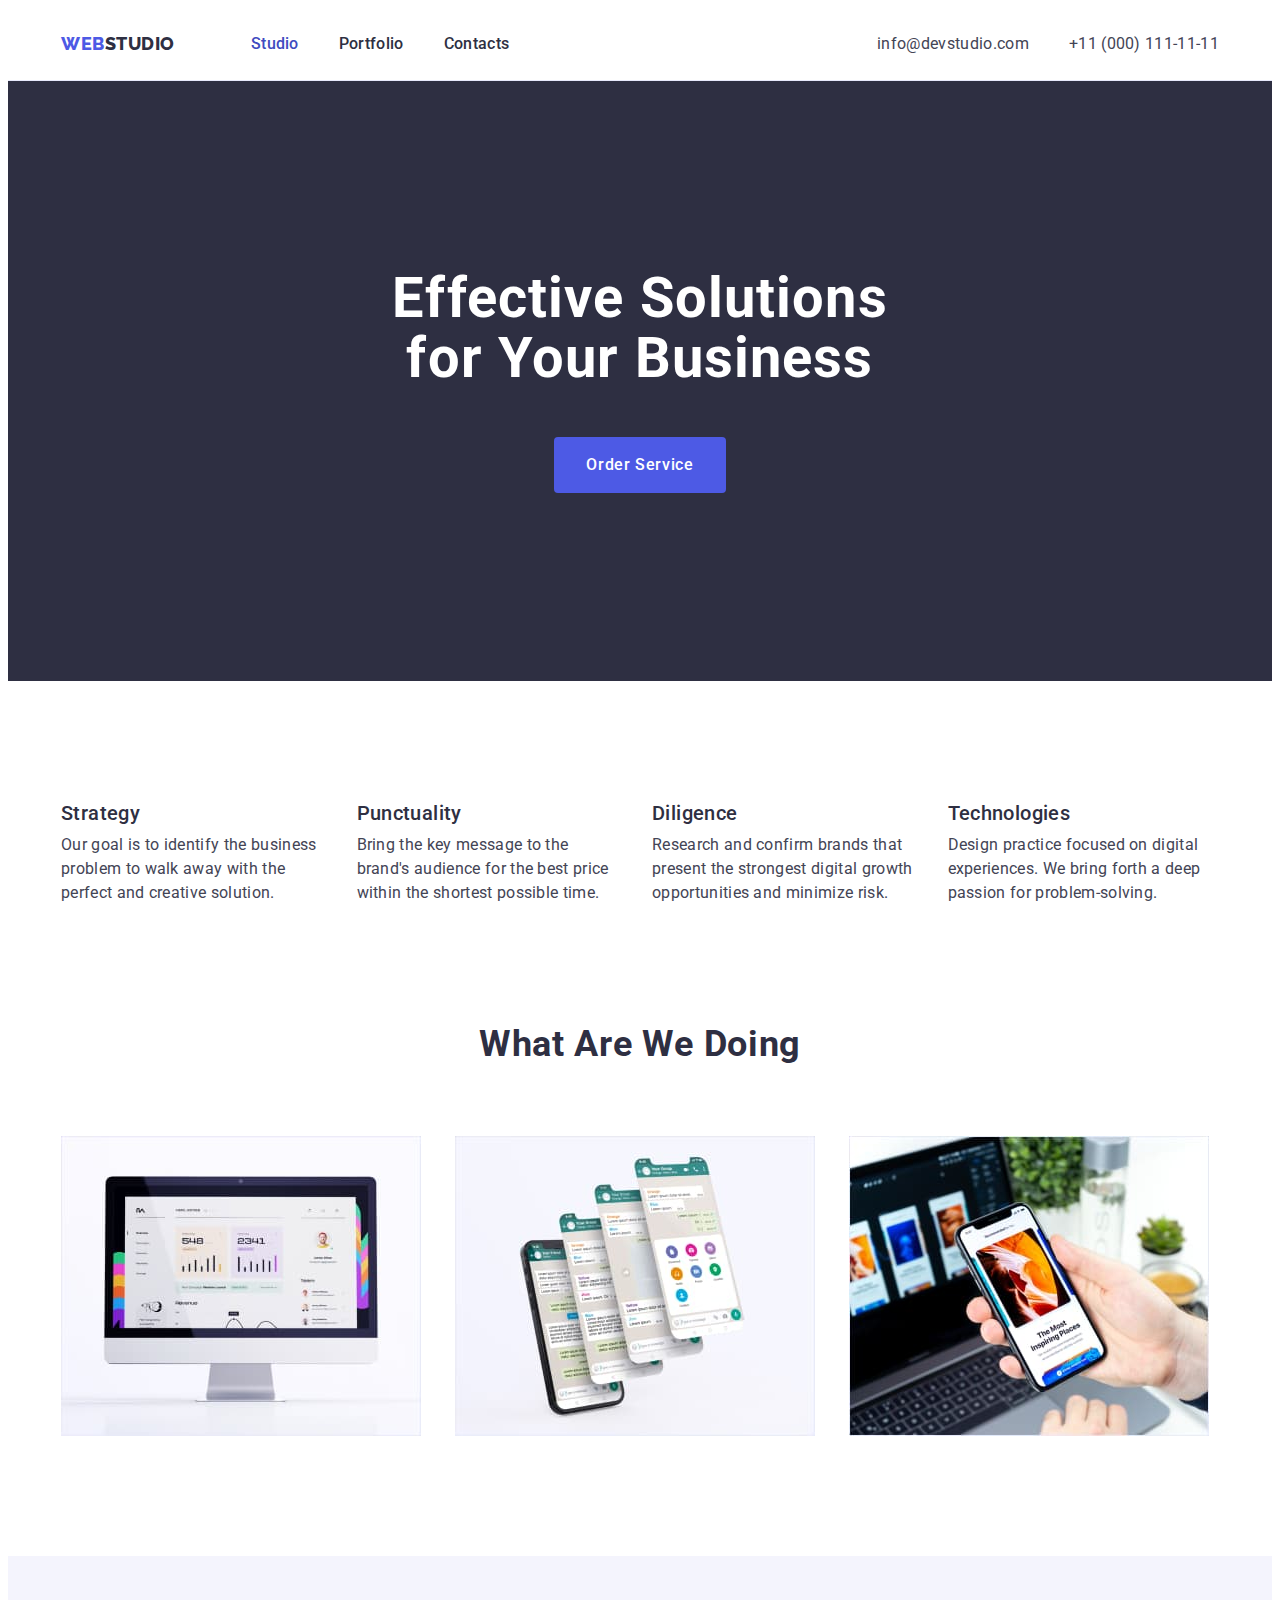
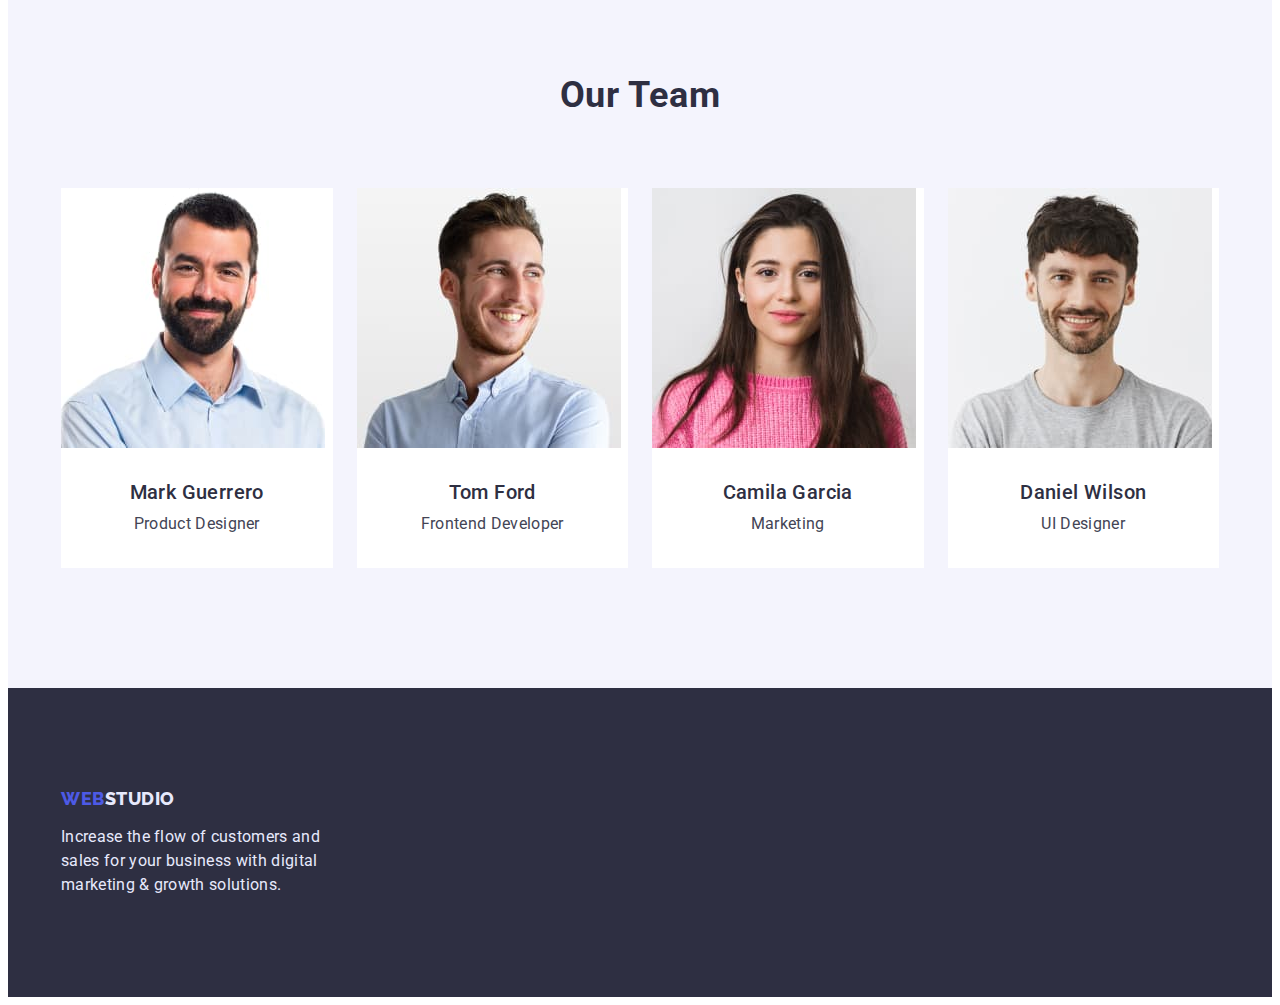
<file: index.html>
<!DOCTYPE html>
<html lang="en">
  <head>
    <meta charset="UTF-8" />
    <meta http-equiv="X-UA-Compatible" content="IE=edge" />
    <meta name="viewport" content="width=device-width, initial-scale=1.0" />
    <title>Studio</title>
    <link rel="preconnect" href="https://fonts.googleapis.com" />
    <link rel="preconnect" href="https://fonts.gstatic.com" crossorigin />
    <link
      href="https://fonts.googleapis.com/css2?family=Raleway:wght@800&family=Roboto:wght@400;500;700;900&display=swap"
      rel="stylesheet"
    />
    <link
      rel="stylesheet"
      href="https://cdnjs.cloudflare.com/ajax/libs/modern-normalize/1.1.0/modern-normalize.min.css"
      integrity="sha512-wpPYUAdjBVSE4KJnH1VR1HeZfpl1ub8YT/NKx4PuQ5NmX2tKuGu6U/JRp5y+Y8XG2tV+wKQpNHVUX03MfMFn9Q=="
      crossorigin="anonymous"
      referrerpolicy="no-referrer"
    />
    <link rel="stylesheet" href="./css/styles.css" />
  </head>
  <body>
    <header class="header">
      <div class="container container-nav-adress">
        <nav class="container-main-nav">
          <a href="./index.html" class="nav-logo"><span>Web</span>Studio</a>
          <ul class="site-nav list">
            <li class="point">
              <a href="./index.html" class="nav-link current">Studio</a>
            </li>
            <li class="point">
              <a href="./portfolio.html" class="nav-link">Portfolio</a>
            </li>
            <li class="point"><a href="" class="nav-link">Contacts</a></li>
          </ul>
        </nav>
        <address class="adress">
          <ul class="site-adress list">
            <li class="point">
              <a href="mailto:info@devstudio.com" class="adress-link"
                >info@devstudio.com</a
              >
            </li>
            <li class="point">
              <a href="tel:+110001111111" class="adress-link"
                >+11 (000) 111-11-11</a
              >
            </li>
          </ul>
        </address>
      </div>
    </header>
    <main>
      <section class="hero">
        <div class="container">
          <h1 class="hero-title">Effective Solutions for Your Business</h1>
          <button type="button" class="hero-btn">Order Service</button>
        </div>
      </section>
      <section class="advantages">
        <div class="container-one container">
          <h2 class="visually-hidden">Our advantages</h2>
          <ul class="our-advantages list">
            <li class="point-text">
              <h3 class="advantages-title">Strategy</h3>
              <p class="advantages-text">
                Our goal is to identify the business problem to walk away with
                the perfect and creative solution.
              </p>
            </li>
            <li class="point-text">
              <h3 class="advantages-title">Punctuality</h3>
              <p class="advantages-text">
                Bring the key message to the brand's audience for the best price
                within the shortest possible time.
              </p>
            </li>
            <li class="point-text">
              <h3 class="advantages-title">Diligence</h3>
              <p class="advantages-text">
                Research and confirm brands that present the strongest digital
                growth opportunities and minimize risk.
              </p>
            </li>
            <li class="point-text">
              <h3 class="advantages-title">Technologies</h3>
              <p class="advantages-text">
                Design practice focused on digital experiences. We bring forth a
                deep passion for problem-solving.
              </p>
            </li>
          </ul>
        </div>
      </section>
      <section class="examples">
        <div class="container-two container">
          <h2 class="examples-title">What are we doing</h2>
          <ul class="example-images list">
            <li class="technology">
              <img
                src="./images/Rectangle-71.jpg"
                alt="Computer"
                width="360"
                height="300"
              />
            </li>
            <li class="technology">
              <img
                src="./images/Rectangle-72.jpg"
                alt="Mobile application"
                width="360"
                height="300"
              />
            </li>
            <li class="technology">
              <img
                src="./images/Rectangle-73.jpg"
                alt="Phone in hand"
                width="360"
                height="300"
              />
            </li>
          </ul>
        </div>
      </section>
      <section class="team">
        <div class="container-three container">
          <h2 class="team-title">Our Team</h2>
          <ul class="cards list">
            <li class="team-card">
              <img
                src="./images/img-1.jpg"
                alt="Mark Guerrero"
                width="264"
                height="260"
              />
              <div class="card-description">
                <h3 class="team-member">Mark Guerrero</h3>
                <p class="team-job">Product Designer</p>
              </div>
            </li>
            <li class="team-card">
              <img
                src="./images/img-2.jpg"
                alt="Tom Ford"
                width="264"
                height="260"
              />
              <div class="card-description">
                <h3 class="team-member">Tom Ford</h3>
                <p class="team-job">Frontend Developer</p>
              </div>
            </li>
            <li class="team-card">
              <img
                src="./images/img-3.jpg"
                alt="Camila Garcia"
                width="264"
                height="260"
              />
              <div class="card-description">
                <h3 class="team-member">Camila Garcia</h3>
                <p class="team-job">Marketing</p>
              </div>
            </li>
            <li class="team-card">
              <img
                src="./images/img-4.jpg"
                alt="Daniel Wilson"
                width="264"
                height="260"
              />
              <div class="card-description">
                <h3 class="team-member">Daniel Wilson</h3>
                <p class="team-job">UI Designer</p>
              </div>
            </li>
          </ul>
        </div>
      </section>
    </main>
    <footer class="footer">
      <div class="container-footer container">
        <a href="./index.html" class="footer-logo"><span>Web</span>Studio</a>
        <p class="footer-text">
          Increase the flow of customers and sales for your business with
          digital marketing & growth solutions.
        </p>
      </div>
    </footer>
  </body>
</html>
</file>
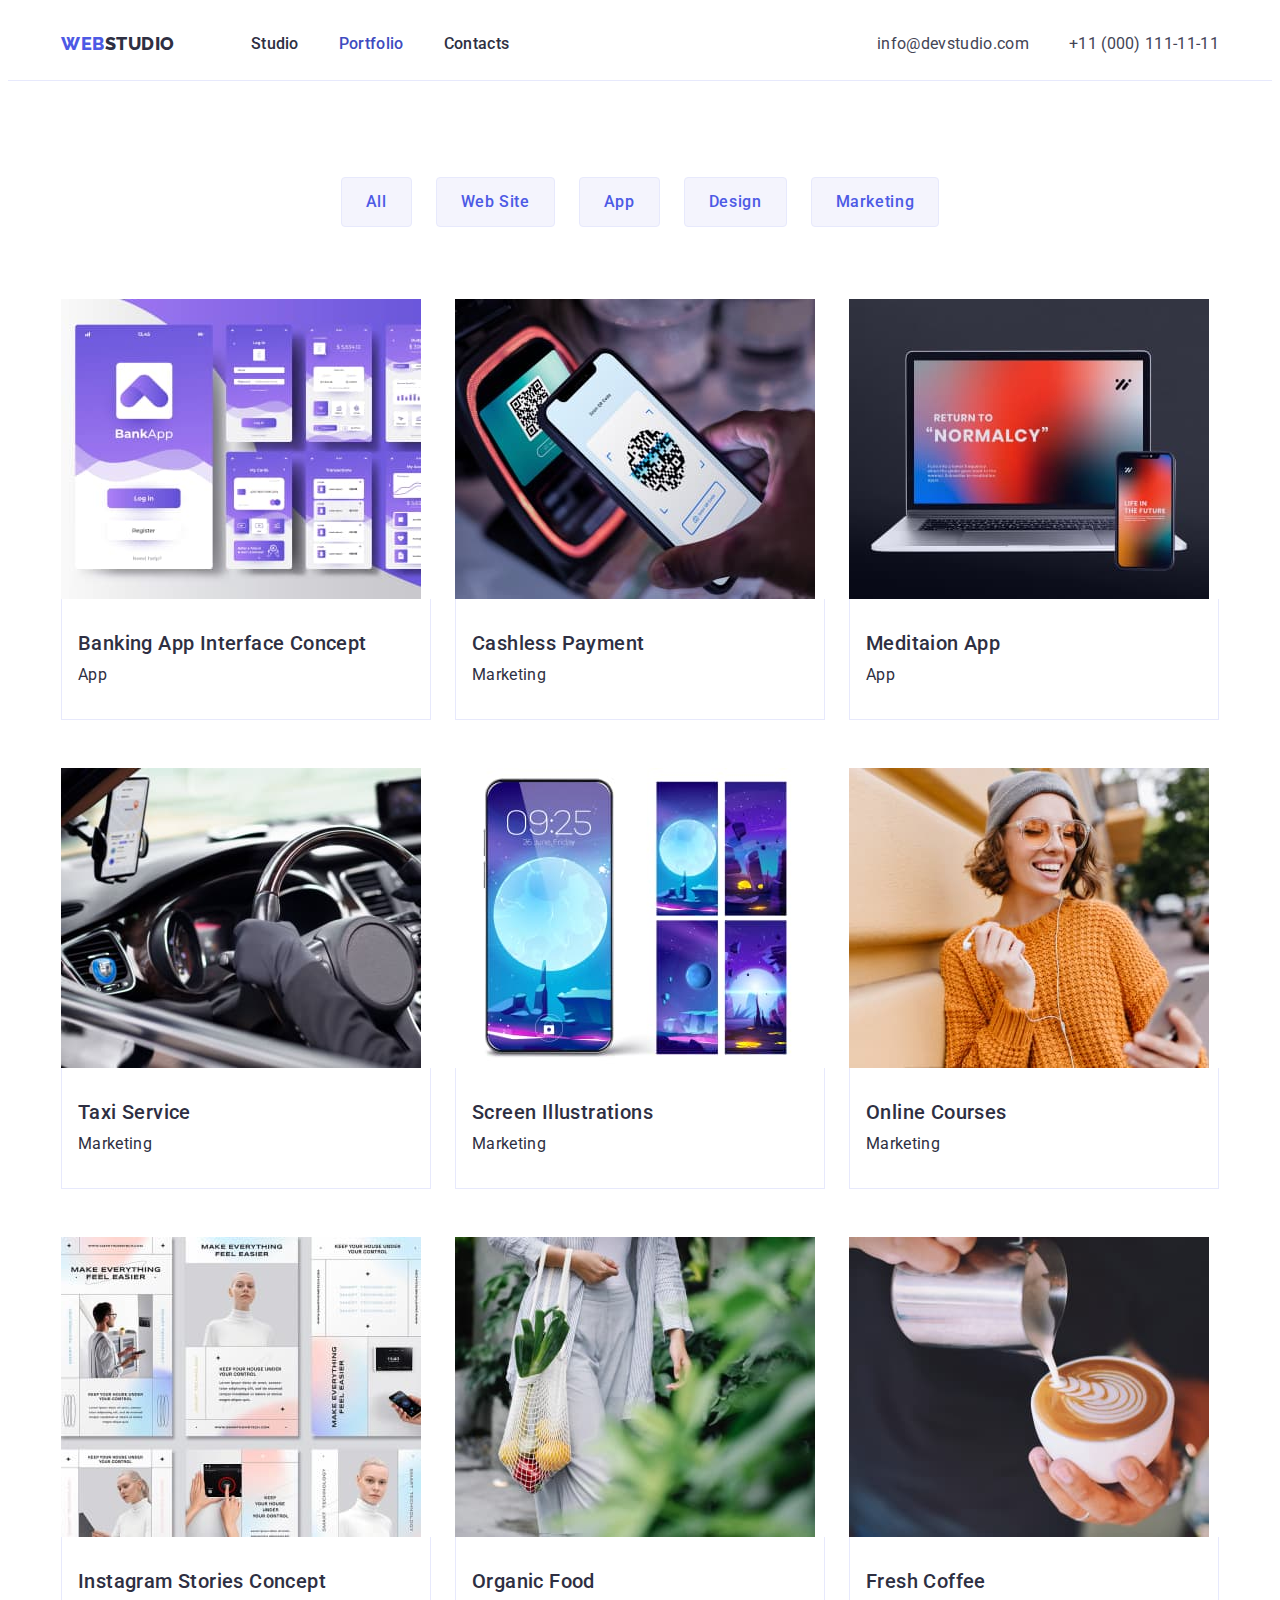
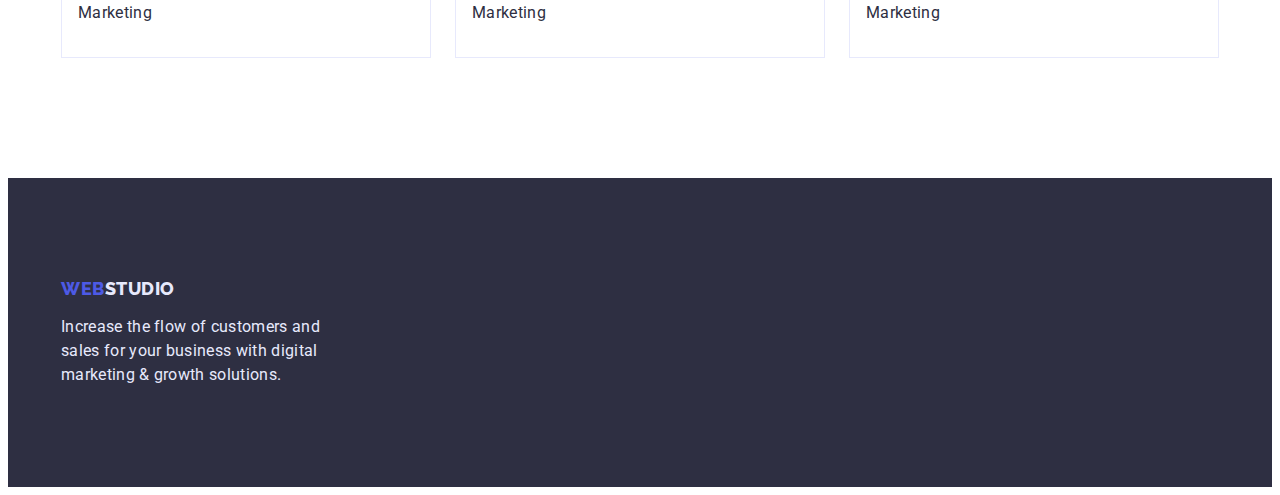
<file: portfolio.html>
<!DOCTYPE html>
<html lang="en">
  <head>
    <meta charset="UTF-8" />
    <meta http-equiv="X-UA-Compatible" content="IE=edge" />
    <meta name="viewport" content="width=device-width, initial-scale=1.0" />
    <title>Portfolio</title>
    <link rel="preconnect" href="https://fonts.googleapis.com" />
    <link rel="preconnect" href="https://fonts.gstatic.com" crossorigin />
    <link
      href="https://fonts.googleapis.com/css2?family=Raleway:wght@800&family=Roboto:wght@400;500;700;900&display=swap"
      rel="stylesheet"
    />
    <link
      rel="stylesheet"
      href="https://cdnjs.cloudflare.com/ajax/libs/modern-normalize/1.1.0/modern-normalize.min.css"
      integrity="sha512-wpPYUAdjBVSE4KJnH1VR1HeZfpl1ub8YT/NKx4PuQ5NmX2tKuGu6U/JRp5y+Y8XG2tV+wKQpNHVUX03MfMFn9Q=="
      crossorigin="anonymous"
      referrerpolicy="no-referrer"
    />
    <link rel="stylesheet" href="./css/styles.css" />
  </head>
  <body>
      <header class="header">
        <div class="container container-nav-adress">
          <nav class="container-main-nav">
            <a href="./index.html" class="nav-logo"><span>Web</span>Studio</a>
            <ul class="site-nav list">
              <li class="point">
                <a href="./index.html" class="nav-link">Studio</a>
              </li>
              <li class="point">
                <a href="./portfolio.html" class="nav-link current"
                  >Portfolio</a
                >
              </li>
              <li class="point">
                <a href="" class="nav-link">Contacts</a>
              </li>
            </ul>
          </nav>
          <address class="adress">
            <ul class="site-adress list">
              <li class="point">
                <a href="mailto:info@devstudio.com" class="adress-link"
                  >info@devstudio.com</a
                >
              </li>
              <li class="point">
                <a href="tel:+110001111111" class="adress-link"
                  >+11 (000) 111-11-11</a
                >
              </li>
            </ul>
          </address>
      </header>
    </div>
    <main>
      <section class="one-section">
        <div class="container-portfolio">
          <h1 class="visually-hidden">Work examples</h1>
          <ul class="main-buttons list">
            <li class="btns">
              <button type="button" class="filter-btn">All</button>
            </li>
            <li class="btns">
              <button type="button" class="filter-btn">Web Site</button>
            </li>
            <li class="btns">
              <button type="button" class="filter-btn">App</button>
            </li>
            <li class="btns">
              <button type="button" class="filter-btn">Design</button>
            </li>
            <li class="btns">
              <button type="button" class="filter-btn">Marketing</button>
            </li>
          </ul>
          <ul class="all-works list">
            <li class="work-item">
              <img
                src="./images/img-one.jpg"
                alt="Banking App Interface Concept"
                width="360"
                height="300"
              />
              <div class="card-bottom">
                <h2 class="title">Banking App Interface Concept</h2>
                <p class="text">App</p>
              </div>
            </li>
            <li class="work-item">
              <img
                src="./images/img-two.jpg"
                alt="Cashless Payment"
                width="360"
                height="300"
              />
              <div class="card-bottom">
                <h2 class="title">Cashless Payment</h2>
                <p class="text">Marketing</p>
              </div>
            </li>
            <li class="work-item">
              <img
                src="./images/img-three.jpg"
                alt="Meditaion App"
                width="360"
                height="300"
              />
              <div class="card-bottom">
                <h2 class="title">Meditaion App</h2>
                <p class="text">App</p>
              </div>
            </li>
            <li class="work-item">
              <img
                src="./images/img-four.jpg"
                alt="Taxi Service"
                width="360"
                height="300"
              />
              <div class="card-bottom">
                <h2 class="title">Taxi Service</h2>
                <p class="text">Marketing</p>
              </div>
            </li>
            <li class="work-item">
              <img
                src="./images/img-five.jpg"
                alt="Screen Illustrations"
                width="360"
                height="300"
              />
              <div class="card-bottom">
                <h2 class="title">Screen Illustrations</h2>
                <p class="text">Marketing</p>
              </div>
            </li>
            <li class="work-item">
              <img
                src="./images/img-six.jpg"
                alt="Online Courses"
                width="360"
                height="300"
              />
              <div class="card-bottom">
                <h2 class="title">Online Courses</h2>
                <p class="text">Marketing</p>
              </div>
            </li>
            <li class="work-item">
              <img
                src="./images/img-seven.jpg"
                alt="Instagram Stories Concept"
                width="360"
                height="300"
              />
              <div class="card-bottom">
                <h2 class="title">Instagram Stories Concept</h2>
                <p class="text">Marketing</p>
              </div>
            </li>
            <li class="work-item">
              <img
                src="./images/img-eight.jpg"
                alt="Organic Food"
                width="360"
                height="300"
              />
              <div class="card-bottom">
                <h2 class="title">Organic Food</h2>
                <p class="text">Marketing</p>
              </div>
            </li>
            <li class="work-item">
              <img
                src="./images/img-nine.jpg"
                alt="Fresh Coffee"
                width="360"
                height="300"
              />
              <div class="card-bottom">
                <h2 class="title">Fresh Coffee</h2>
                <p class="text">Marketing</p>
              </div>
            </li>
          </ul>
        </div>
      </section>
    </main>
    <footer class="footer">
      <div class="container-footer container-portfolio">
        <a href="./index.html" class="footer-logo"><span>Web</span>Studio</a>
        <p class="footer-text">
          Increase the flow of customers and sales for your business with
          digital marketing & growth solutions.
        </p>
      </div>
    </footer>
  </body>
</html>
</file>
<file: css/styles.css>
/* Portfolio */


:root {
    --primary-text-color: #2E2F42;
    --secondary-text-color:#434455;
    --active-color: #404BBF; 
    --bg-btn-color: #4D5AE5;
    --bg-pages-color: #FFFFFF;
    --section-color: #2E2F42;
    --secondary-section-color: #F4F4FD;
    --footer-text-color:#E7E9FC;
    --btn-text-color:#FFFFFF;
    --hero-text-color: #FFFFFF;
    --btns-bg-color: #F4F4FD;
}

body {
    background-color: #ffffff;
    color: var(--primary-text-color);
    font-family: 'Roboto', sans-serif;
}

.list {
    padding: 0;
    margin: 0;
    list-style: none;
}

img {
    display: block;
    max-width: 100%;
    height: auto;
}


/* Site nav */

.header {
    border-bottom: 1px solid #E7E9FC;
}

.container-nav-adress {
    display: flex;
}

.container-main-nav {
    display: flex;
    align-items: center;
}

.site-nav {
    display: flex;
}

.site-nav .point:not(:last-child) {
    margin-right: 40px;
}

.nav-logo {
    padding-top: 24px;
    padding-bottom: 24px;
    margin-right: 76px;

    color: var(--primary-text-color);
    font-family: 'Raleway', sans-serif, cursive;
    font-weight: 800;
    font-size: 18px;
    line-height: 1.3;
    letter-spacing: 0.03em;
    text-transform: uppercase;
    text-decoration: none;
}
.nav-logo span {
    color: var(--bg-btn-color);
}

.nav-link {
    display: block; 
    padding-top: 24px;
    padding-bottom: 24px;

    color: var(--primary-text-color);
    font-weight: 500;
    font-size: 16px;
    line-height: 1.5;
    letter-spacing: 0.02em;
    text-decoration: none;
    }

.nav-link:hover,
.nav-link:focus,
.nav-link.current {
  color: var(--active-color);
}

.adress {
    margin-left: auto;

    font-style: normal;
}

.site-adress {
    display: flex;
}

.site-adress .point:not(:last-child) {
    margin-right: 40px;
}


.adress-link {
    display: block; 
    padding-top: 24px;
    padding-bottom: 24px;


    color: var(--secondary-text-color);
    font-size: 16px;
    line-height: 1.5;
    letter-spacing: 0.02em;
    text-decoration: none;
}
.adress-link:hover,
.adress-link:focus {
    color: var(--active-color);
}

.container-portfolio {
    width: 1158px;
    margin-left: auto;
    margin-right: auto;
    padding: 0 15px;
}

.visually-hidden {
   position: absolute;
   white-space: nowrap;
   width: 1px;
   height: 1px;
   overflow: hidden;
   border: 0;
   padding: 0;
   clip: rect(0 0 0 0);
   clip-path: inset(50%);
   margin: -1px;
}

.one-section {
    padding-top: 96px;
    padding-bottom: 120px;
}

/* Buttons */

.main-buttons {
    display: flex;
    justify-content: center;
    margin-bottom: 72px;
}

.btns:not(:last-child) {
   margin-right: 24px; 
}

.filter-btn {
    background: var(--btns-bg-color);
    font-family: inherit;
    font-weight: 500;
    font-size: 16px;
    line-height: 1.5;
    letter-spacing: 0.04em;

    padding: 12px 24px;
    border: 1px solid #E7E9FC;
    border-radius: 4px;
    vertical-align: middle;
}

.one-section .filter-btn {
    color: var(--bg-btn-color);
    cursor: pointer;
}
.filter-btn:hover,
.filter-btn:focus {
    color: var(--bg-pages-color);
    background-color: var(--active-color);
    border-color: transparent;
}

/* Examples */

.all-works {
    display: flex;
    flex-wrap: wrap;
}

.work-item {
    width: calc((100% - 48px) /3);
    margin-right: 24px;
    margin-bottom: 48px;
}

.work-item:nth-child(3n+3) {
    margin-right: 0px;
}

.work-item:nth-last-child(-n + 3) {
    margin-bottom: 0;
}


.card-bottom {
    border-left: 1px solid #E7E9FC;
    border-right: 1px solid #E7E9FC;
    border-bottom: 1px solid #E7E9FC;
    padding-top: 32px;
    padding-bottom: 32px;
    padding-left: 16px;
    padding-right: 16px;
}

.text {
    margin-top: 0;
    margin-bottom: 0;

    font-size: 16px;
    line-height: 1.5;
    letter-spacing: 0.02em;
}


.one-section .title {
    margin-top: 0;
    margin-bottom: 8px;

    color: var(--primary-text-color); 
    font-weight: 500;
    font-size: 20px;
    line-height: 1.2;
    letter-spacing: 0.02em;
}

/* Footer */
.footer {

    padding-top: 100px;
    padding-bottom: 100px;
    background: var(--primary-text-color);
}

.container-footer {
    width: 1158px;
    margin-left: auto;
    margin-right: auto;
}

.footer-text {
    margin-top: 0;
    margin-bottom: 0;
    max-width: 264px;

    color: var(--footer-text-color);
    font-size: 16px;
    line-height: 1.5;
    letter-spacing: 0.02em;
}
.footer-logo {
    display: inline-block;
    margin-bottom: 16px;

    color: var(--footer-text-color);
    font-family: 'Raleway', sans-serif, cursive;
    font-weight: 800;
    font-size: 18px;
    line-height: 1.17;
    letter-spacing: 0.03em;
    text-transform: uppercase;
    text-decoration: none;
}
.footer-logo span {
    color: var(--bg-btn-color);
}

/* Studio Page */

.header {
    border-bottom: 1px solid #E7E9FC;
}

.container {
    margin-left: auto;
    margin-right: auto;
    padding: 0 15px;
    max-width: 1158px;
}

.hero {
    text-align: center;
    padding-top: 188px;
    padding-bottom: 188px;
    
    background: var(--primary-text-color);
}
.hero-title {
    width: 500px;
    margin: 0 auto;
    margin-bottom: 48px;

    color: var(--hero-text-color);
    font-size: 56px;
    line-height: 1.07;
    text-align: center;
    letter-spacing: 0.02em;
}
.hero-btn {
    cursor: pointer;
    color: var(--btn-text-color);
    background: var(--bg-btn-color);
    font-family: inherit;
    font-weight: 500;
    font-size: 16px;
    line-height: 1.5;
    letter-spacing: 0.04em;

    padding: 16px 32px;
    border: none;
    border-radius: 4px;
}
.hero-btn:hover,
.hero-btn:focus {
    color: var(--btn-text-color);
    background: var(--active-color);
}

.advantages {
    margin-top: 0;
    margin-bottom: 0;
    padding-top: 120px;
    padding-bottom: 120px;
}


.our-advantages {
    display: flex;
}

.point-text:not(:last-child) {
    margin-right: 24px;
}

.point-text {
    width: calc((100% - 72px) / 4);
}

.advantages-title {

    margin-top: 0;
    margin-bottom: 8px;

    color: var(--primary-text-color);
    font-weight: 500;
    font-size: 20px;
     line-height: 1.2;
    letter-spacing: 0.02em;
}
.advantages-text {

    margin-top: 0;
    margin-bottom: 0;
    /* margin-right: 24px; */
    width: 264px;


    color: var(--secondary-text-color);
    font-size: 16px;
    line-height: 1.5;
    letter-spacing: 0.02em;
}


.examples {
padding-bottom: 120px;
}

.examples-title {

    margin-top: 0;
    margin-bottom: 72px;

    color: var(--primary-text-color);
    font-weight: 700;
    font-size: 36px;
    line-height: 1.1;
    text-align: center;
    text-transform: capitalize;
    letter-spacing: 0.02em;
}

.example-images {
    display: flex;
}

.technology {
    width: calc((100% - 48px) / 3);
}

.technology:not(:last-child) {
    margin-right: 24px;
}

.team {
    margin-top: 0;
    margin-bottom: 0;
    padding-top: 120px;
    padding-bottom: 120px;

    color: var(--primary-text-color);
    background: var(--secondary-section-color);
}

.team-card {
    width: calc((100% - 72px) / 4);

    background-color: var(--bg-pages-color);
}

.team-card:not(:last-child) {
    margin-right: 24px;
}
.team-title {

    margin-top: 0;
    margin-bottom: 0;
    margin-bottom: 72px;

    color: var(--primary-text-color);
    font-size: 36px;
    line-height: 1.1;
    text-align: center;
    text-transform: capitalize;
    letter-spacing: 0.02em;

}

.cards {
    display: flex;
}

.card-description {
    padding-top: 32px;
    padding-bottom: 32px;
    padding-left: 16px;
    padding-right: 16px;
}

.team-member {

    margin-top: 0;
    margin-bottom: 8px;

    color: var(--primary-text-color);
    font-weight: 500;
    font-size: 20px;
    line-height: 1.2;
    letter-spacing: 0.02em;
    text-align: center;
}
.team-job {

    margin-top: 0;
    margin-bottom: 0;

    color: var(--secondary-text-color);
    font-size: 16px;
    line-height: 1.5;
    letter-spacing: 0.02em;
    text-align: center;
}
</file>
